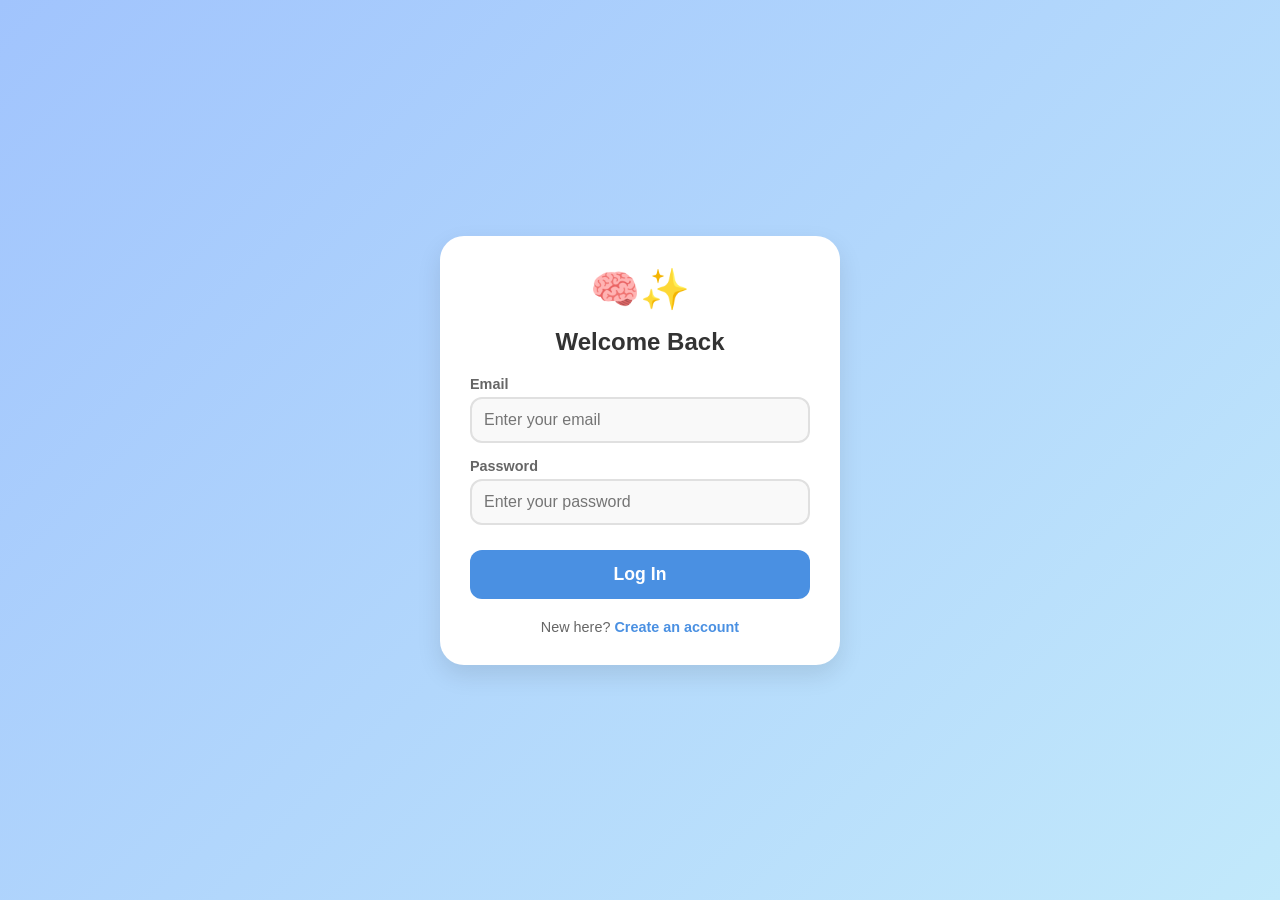
<file: index.html>
<!DOCTYPE html>
<html lang="en">
<head>
    <meta charset="UTF-8">
    <meta name="viewport" content="width=device-width, initial-scale=1.0">
    <title>MindBuddy - Care Reminder</title>
    <link rel="stylesheet" href="style.css">
</head>
<body>

<div class="auth-container">
    <div class="logo">🧠✨</div>
    
    <div id="login-form">
        <h2>Welcome Back</h2>
        <div class="input-group">
            <label for="login-email">Email</label>
            <input type="email" id="login-email" placeholder="Enter your email">
        </div>
        <div class="input-group">
            <label for="login-password">Password</label>
            <input type="password" id="login-password" placeholder="Enter your password">
        </div>
        <button class="btn" onclick="login()">Log In</button>
        <p class="toggle-text">New here? <a href="#" onclick="toggleAuth()">Create an account</a></p>
    </div>

    <div id="signup-form" class="hidden">
        <h2>Create Profile</h2>
        <div class="input-group">
            <label for="user-name">Name</label>
            <input type="text" id="user-name" placeholder="What should we call you?">
        </div>
        <div class="input-group">
            <label for="user-age">Age</label>
            <input type="number" id="user-age" placeholder="Your age">
        </div>
        <div class="input-group">
            <label for="user-condition">Main Focus / Challenge</label>
            <select id="user-condition">
                <option value="memory">Memory Reminders</option>
                <option value="autism">Autism / Routine Support</option>
                <option value="mental-health">Mental Health Support</option>
                <option value="other">Other</option>
            </select>
        </div>
        <div class="input-group">
            <label for="med-name">Medicine Name</label>
            <input type="text" id="med-name" placeholder="e.g., Vitamin D">
        </div>
        <div class="input-group">
            <label for="med-time">Reminder Time</label>
            <input type="time" id="med-time">
        </div>
        <div class="input-group">
            <label for="signup-email">Email</label>
            <input type="email" id="signup-email" placeholder="Choose an email">
        </div>
        <div class="input-group">
            <label for="signup-password">Password</label>
            <input type="password" id="signup-password" placeholder="Create a password">
        </div>
        <button class="btn" onclick="signup()">Start My Journey</button>
        <p class="toggle-text">Already have an account? <a href="#" onclick="toggleAuth()">Log In</a></p>
    </div>
</div>

<script src="script.js"></script>
</body>
</html>
</file>
<file: style.css>
* {
    box-sizing: border-box;
    margin: 0;
    padding: 0;
    font-family: 'Segoe UI', Tahoma, Geneva, Verdana, sans-serif;
}

body {
    background: linear-gradient(135deg, #a1c4fd 0%, #c2e9fb 100%);
    display: flex;
    justify-content: center;
    align-items: center;
    min-height: 100vh;
    padding: 20px;
}

.auth-container {
    background: white;
    padding: 30px;
    border-radius: 24px;
    box-shadow: 0 10px 25px rgba(0,0,0,0.1);
    width: 100%;
    max-width: 400px; /* Forces a mobile app width even on desktop screens */
    text-align: center;
}

.logo {
    font-size: 2.5rem;
    margin-bottom: 15px;
}

h2 {
    color: #333;
    margin-bottom: 20px;
    font-size: 1.5rem;
}

.input-group {
    margin-bottom: 15px;
    text-align: left;
}

label {
    display: block;
    margin-bottom: 5px;
    color: #666;
    font-size: 0.9rem;
    font-weight: 600;
}

input, select {
    width: 100%;
    padding: 12px;
    border: 2px solid #e0e0e0;
    border-radius: 12px;
    font-size: 1rem;
    outline: none;
    transition: border-color 0.3s;
    background-color: #f9f9f9;
}

input:focus, select:focus {
    border-color: #4a90e2;
    background-color: #fff;
}

.btn {
    width: 100%;
    padding: 14px;
    background-color: #4a90e2;
    color: white;
    border: none;
    border-radius: 12px;
    font-size: 1.1rem;
    font-weight: bold;
    cursor: pointer;
    margin-top: 10px;
    transition: background 0.2s, transform 0.1s;
}

.btn:hover {
    background-color: #357abd;
}

.btn:active {
    transform: scale(0.98);
}

.toggle-text {
    margin-top: 20px;
    font-size: 0.9rem;
    color: #666;
}

.toggle-text a {
    color: #4a90e2;
    text-decoration: none;
    font-weight: bold;
}

/* Helper class to switch screens */
.hidden {
    display: none;
}
</file>
